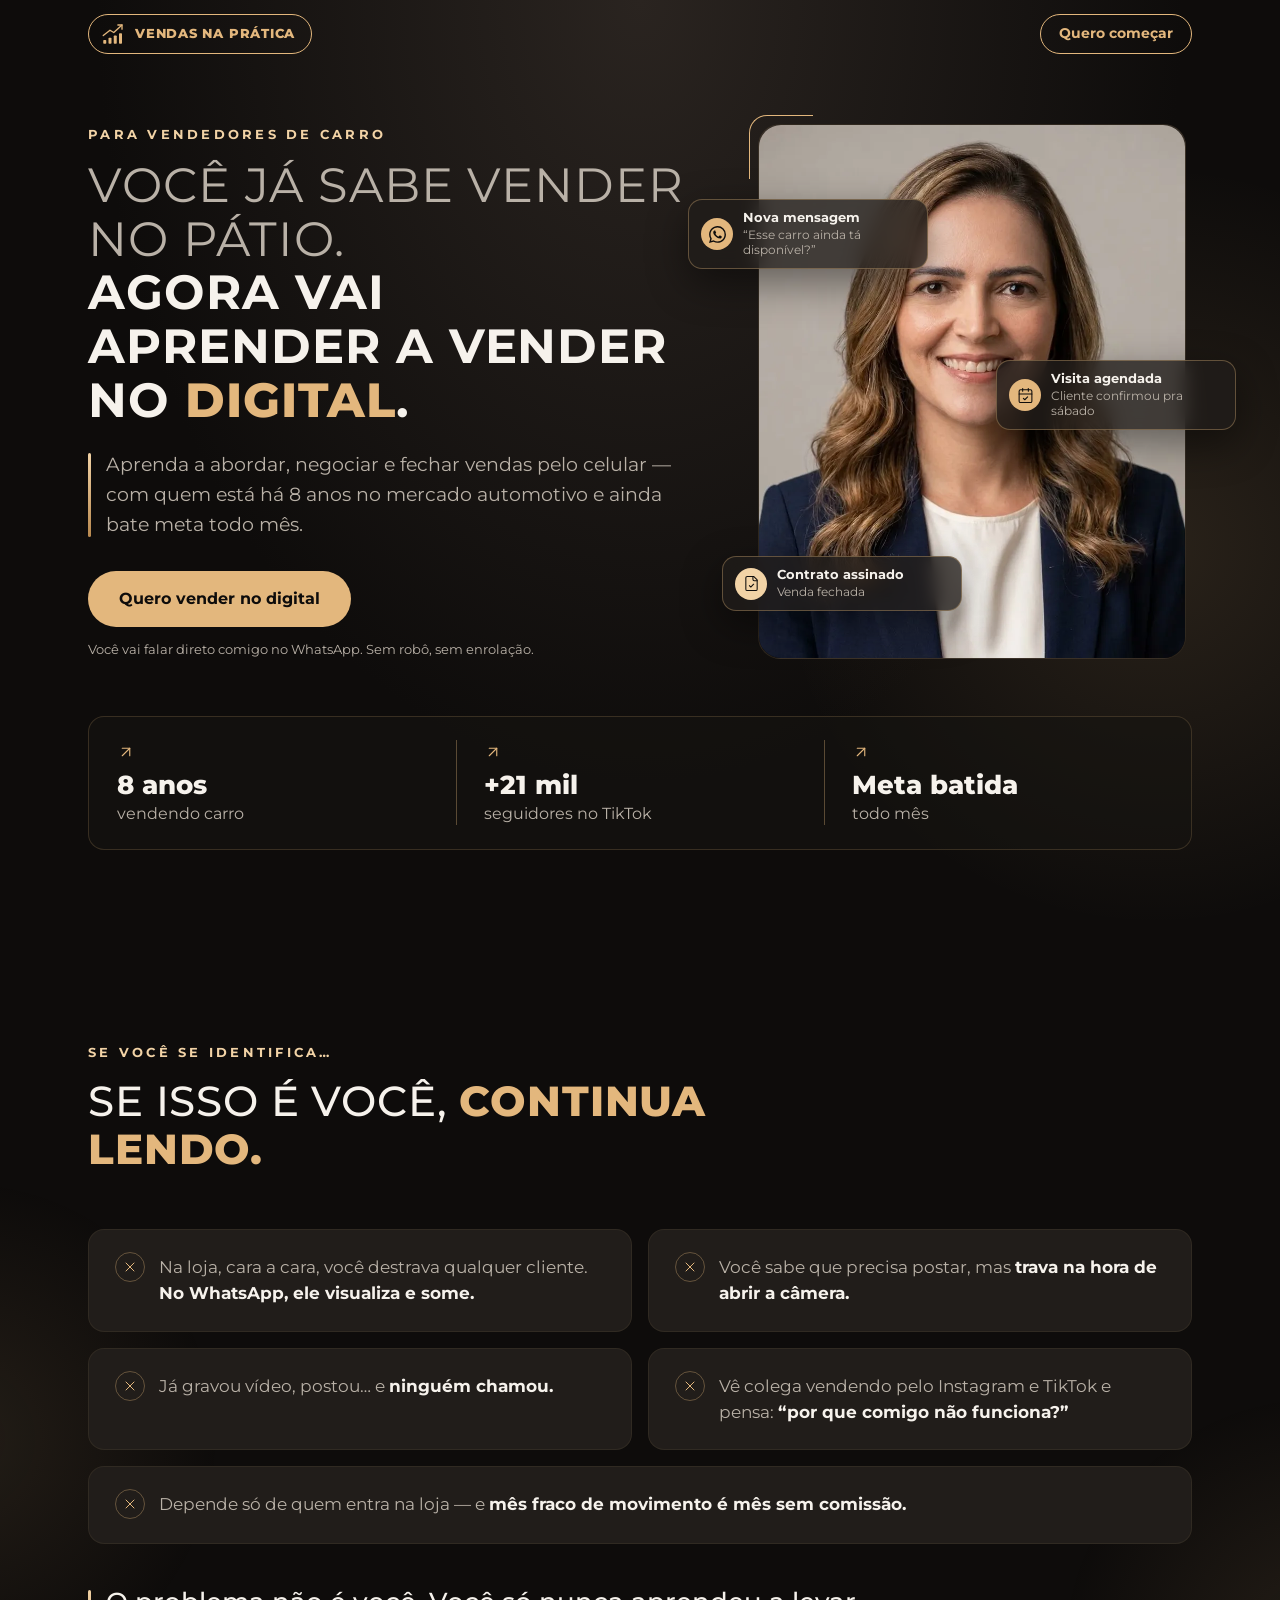
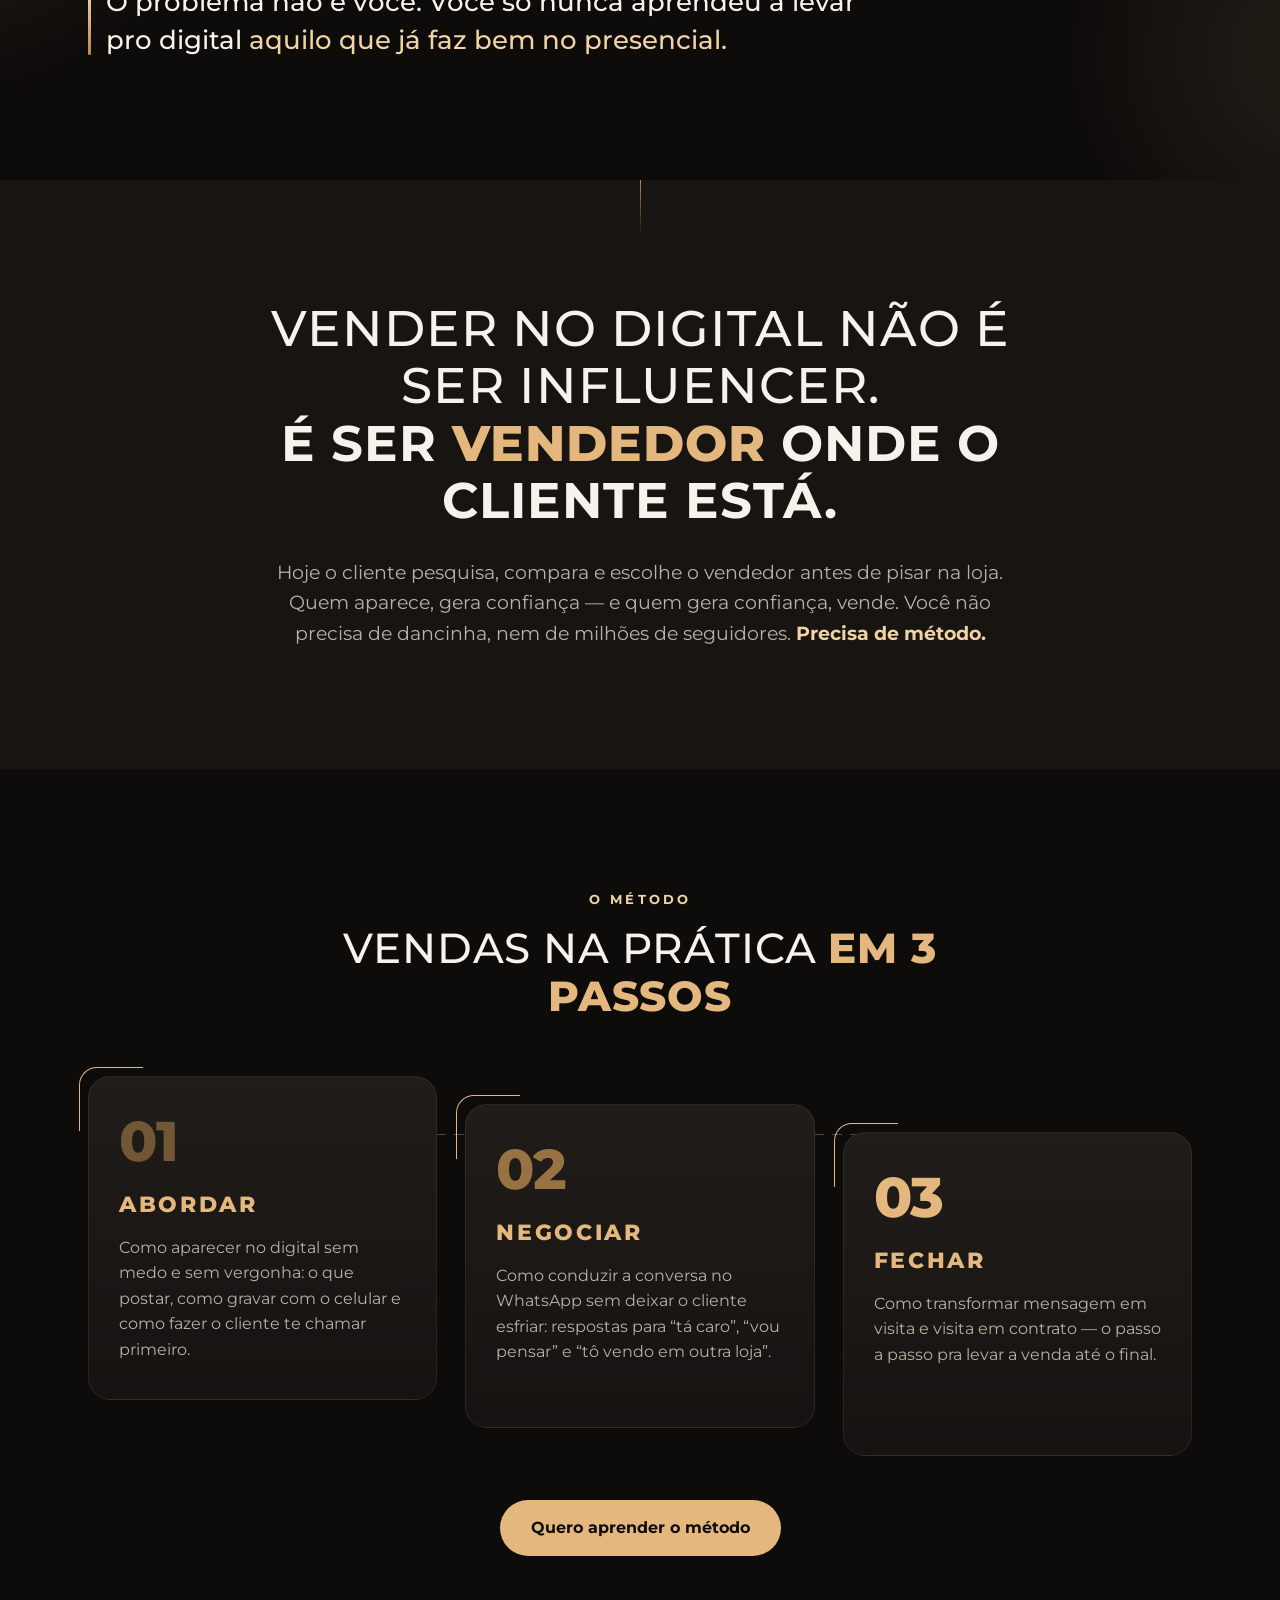
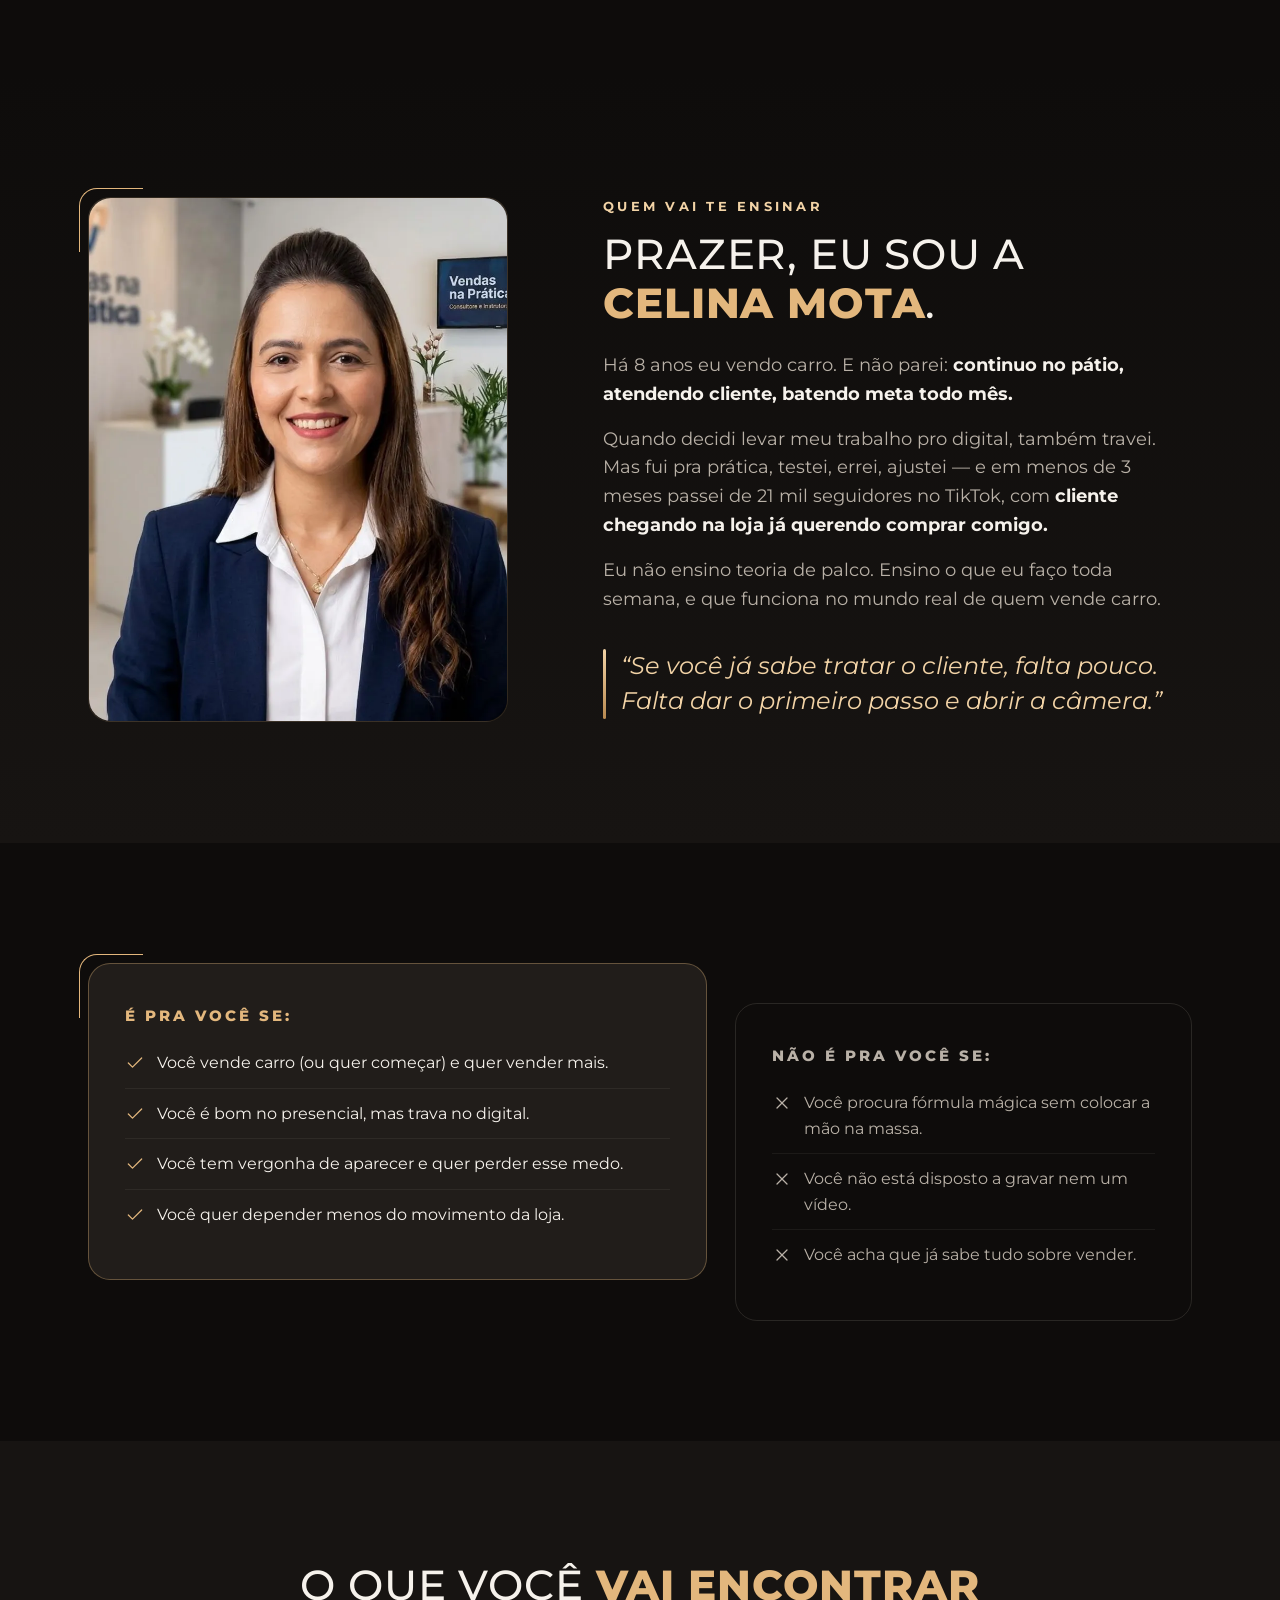
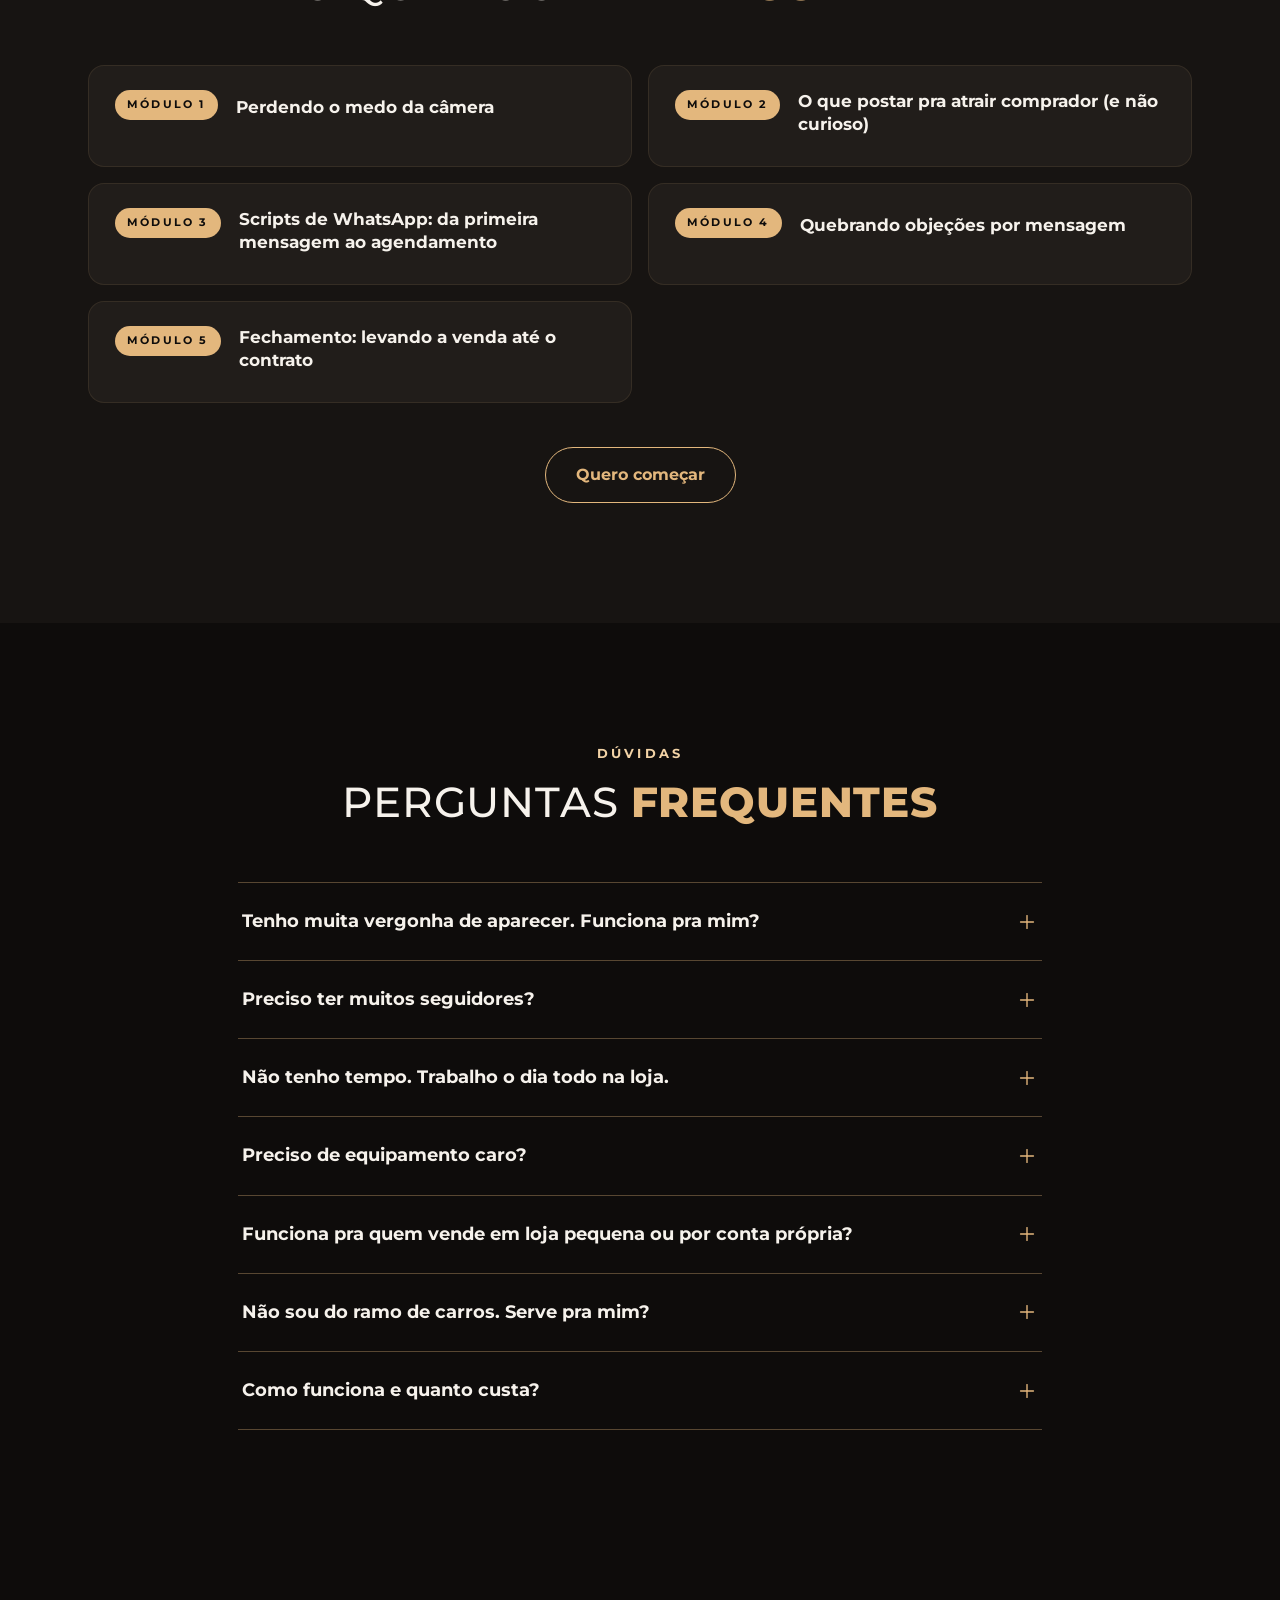
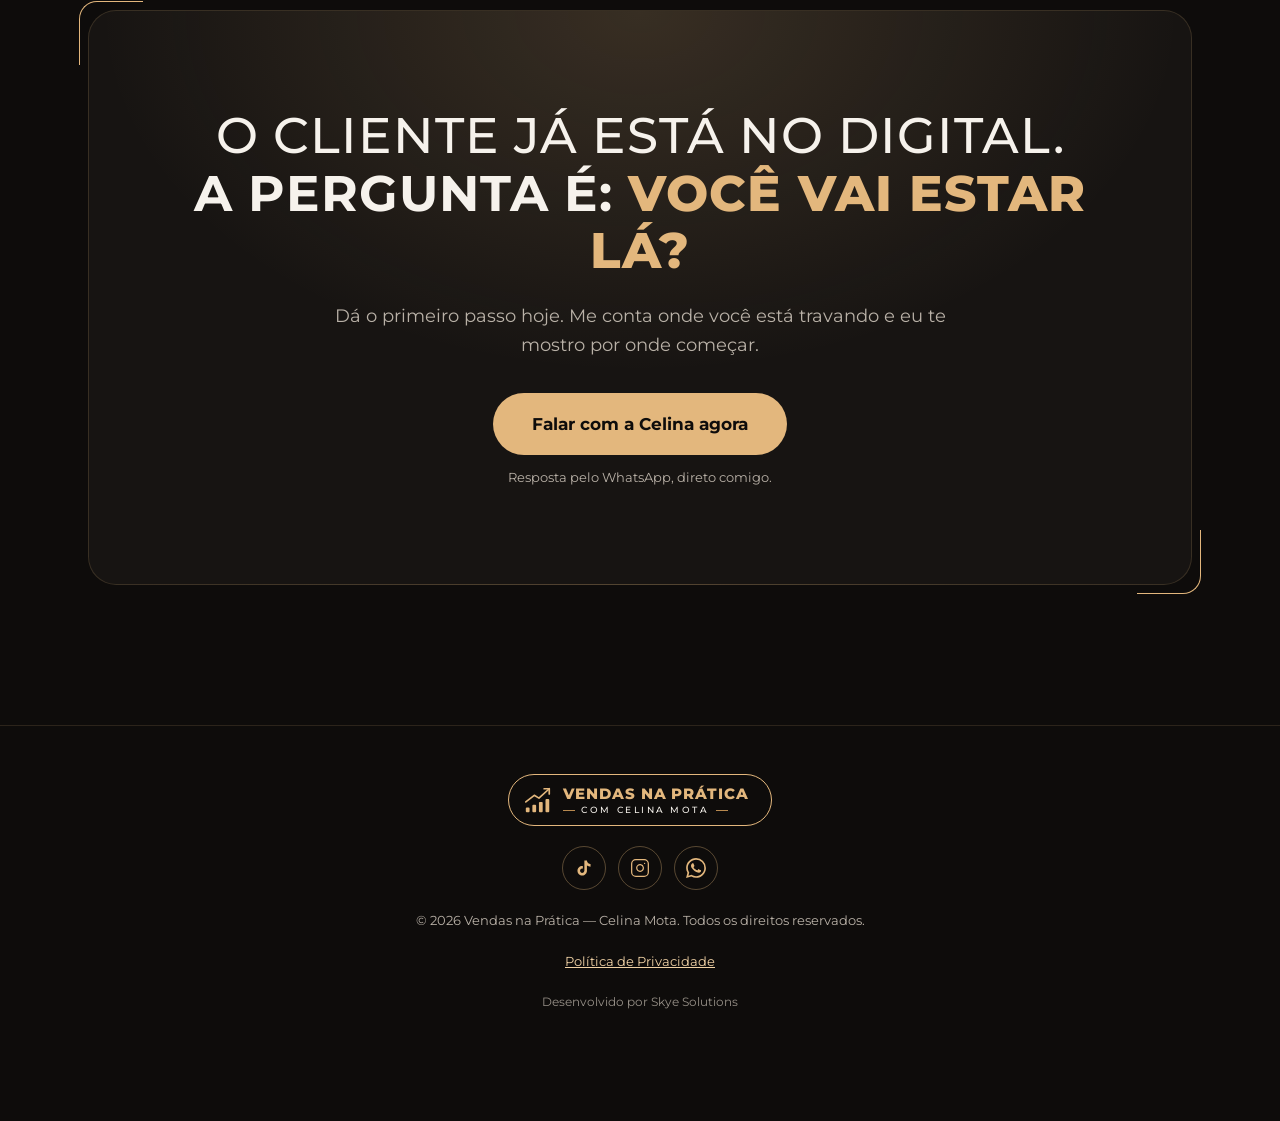
<file: index.html>
<!doctype html>
<html lang="pt-BR">
<head>
  <meta charset="utf-8">
  <meta name="viewport" content="width=device-width, initial-scale=1, viewport-fit=cover">
  <title>Vendas na Prática — Aprenda a vender carro no digital | Celina Mota</title>
  <meta name="description" content="Aprenda a abordar, negociar e fechar vendas de carro pelo digital com Celina Mota, vendedora há 8 anos e +21 mil seguidores no TikTok.">
  <meta name="theme-color" content="#0E0C0B">
  <link rel="icon" href="assets/favicon.svg" type="image/svg+xml">

  <!-- Open Graph / Twitter -->
  <link rel="canonical" href="https://celinamota.com.br/">
  <meta property="og:url" content="https://celinamota.com.br/">
  <meta property="og:type" content="website">
  <meta property="og:locale" content="pt_BR">
  <meta property="og:title" content="Vendas na Prática — Aprenda a vender carro no digital | Celina Mota">
  <meta property="og:description" content="Aprenda a abordar, negociar e fechar vendas de carro pelo digital com Celina Mota, vendedora há 8 anos e +21 mil seguidores no TikTok.">
  <meta property="og:image" content="https://celinamota.com.br/assets/og-image.jpg">
  <meta property="og:image:width" content="1200">
  <meta property="og:image:height" content="630">
  <meta name="twitter:card" content="summary_large_image">
  <meta name="twitter:title" content="Vendas na Prática — Aprenda a vender carro no digital | Celina Mota">
  <meta name="twitter:description" content="Aprenda a abordar, negociar e fechar vendas de carro pelo digital com Celina Mota, vendedora há 8 anos e +21 mil seguidores no TikTok.">
  <meta name="twitter:image" content="https://celinamota.com.br/assets/og-image.jpg">

  <!-- Fontes -->
  <link rel="preconnect" href="https://fonts.googleapis.com">
  <link rel="preconnect" href="https://fonts.gstatic.com" crossorigin>
  <link rel="stylesheet" href="https://fonts.googleapis.com/css2?family=Montserrat:ital,wght@0,400;0,500;0,700;0,800;1,400&display=swap">

  <link rel="stylesheet" href="assets/css/styles.css">
  <script>document.documentElement.classList.add('js');</script>
</head>
<body>

<!-- Ícones (Lucide, traço fino) -->
<svg width="0" height="0" style="position:absolute" aria-hidden="true">
  <defs>
    <symbol id="i-x" viewBox="0 0 24 24"><path d="M18 6 6 18"/><path d="m6 6 12 12"/></symbol>
    <symbol id="i-check" viewBox="0 0 24 24"><path d="M20 6 9 17l-5-5"/></symbol>
    <symbol id="i-plus" viewBox="0 0 24 24"><path d="M5 12h14"/><path d="M12 5v14"/></symbol>
    <symbol id="i-arrow" viewBox="0 0 24 24"><path d="M7 7h10v10"/><path d="M7 17 17 7"/></symbol>
    <symbol id="i-msg" viewBox="0 0 24 24"><path d="M7.9 20A9 9 0 1 0 4 16.1L2 22Z"/></symbol>
    <symbol id="i-cal" viewBox="0 0 24 24"><rect width="18" height="18" x="3" y="4" rx="2"/><path d="M16 2v4"/><path d="M8 2v4"/><path d="M3 10h18"/><path d="m9 16 2 2 4-4"/></symbol>
    <symbol id="i-file" viewBox="0 0 24 24"><path d="M15 2H6a2 2 0 0 0-2 2v16a2 2 0 0 0 2 2h12a2 2 0 0 0 2-2V7Z"/><path d="M14 2v4a2 2 0 0 0 2 2h4"/><path d="m9 15 2 2 4-4"/></symbol>
    <symbol id="i-close" viewBox="0 0 24 24"><path d="M18 6 6 18"/><path d="m6 6 12 12"/></symbol>
    <symbol id="i-insta" viewBox="0 0 24 24"><rect width="20" height="20" x="2" y="2" rx="5" ry="5"/><path d="M16 11.37A4 4 0 1 1 12.63 8 4 4 0 0 1 16 11.37z"/><path d="M17.5 6.5h.01"/></symbol>
    <symbol id="i-play" viewBox="0 0 24 24"><polygon points="6 3 20 12 6 21 6 3"/></symbol>
    <symbol id="i-wa" viewBox="0 0 24 24"><path class="fill" d="M17.472 14.382c-.297-.149-1.758-.867-2.03-.967-.273-.099-.471-.148-.67.15-.197.297-.767.966-.94 1.164-.173.199-.347.223-.644.075-.297-.15-1.255-.463-2.39-1.475-.883-.788-1.48-1.761-1.653-2.059-.173-.297-.018-.458.13-.606.134-.133.298-.347.446-.52.149-.174.198-.298.298-.497.099-.198.05-.371-.025-.52-.075-.149-.669-1.612-.916-2.207-.242-.579-.487-.5-.669-.51-.173-.008-.371-.01-.57-.01-.198 0-.52.074-.792.372-.272.297-1.04 1.016-1.04 2.479 0 1.462 1.065 2.875 1.213 3.074.149.198 2.096 3.2 5.077 4.487.709.306 1.262.489 1.694.625.712.227 1.36.195 1.871.118.571-.085 1.758-.719 2.006-1.413.248-.694.248-1.289.173-1.413-.074-.124-.272-.198-.57-.347m-5.421 7.403h-.004a9.87 9.87 0 0 1-5.031-1.378l-.361-.214-3.741.982.998-3.648-.235-.374a9.86 9.86 0 0 1-1.51-5.26c.001-5.45 4.436-9.884 9.888-9.884 2.64 0 5.122 1.03 6.988 2.898a9.825 9.825 0 0 1 2.893 6.994c-.003 5.45-4.437 9.884-9.885 9.884m8.413-18.297A11.815 11.815 0 0 0 12.05 0C5.495 0 .16 5.335.157 11.892c0 2.096.547 4.142 1.588 5.945L.057 24l6.305-1.654a11.882 11.882 0 0 0 5.683 1.448h.005c6.554 0 11.89-5.335 11.893-11.893a11.821 11.821 0 0 0-3.48-8.413Z"/></symbol>
    <symbol id="i-tiktok" viewBox="0 0 24 24"><path class="fill" d="M16.6 5.82A4.28 4.28 0 0 1 15.54 3h-3.09v12.4a2.59 2.59 0 0 1-2.59 2.5c-1.42 0-2.6-1.16-2.6-2.6 0-1.72 1.66-3.01 3.37-2.48V9.66c-3.45-.46-6.47 2.22-6.47 5.64 0 3.33 2.76 5.7 5.69 5.7 3.14 0 5.69-2.55 5.69-5.7V9.01a7.35 7.35 0 0 0 4.3 1.38V7.3s-1.88.09-3.24-1.48Z"/></symbol>
  </defs>
</svg>

<a class="skip" href="#conteudo">Pular para o conteúdo</a>

<!-- 4.1 HEADER -->
<header class="header" id="topo">
  <div class="wrap header__in">
    <a href="#topo" class="logo-slot" data-logo="compact" aria-label="Vendas na Prática com Celina Mota">Vendas na Prática</a>
    <button type="button" class="btn btn--ghost btn--sm" data-cta="header">Quero começar</button>
  </div>
</header>

<main id="conteudo">

  <!-- 4.2 HERO -->
  <section class="hero" aria-labelledby="hero-title">
    <div class="wrap hero__grid">
      <div class="hero__copy">
        <p class="eyebrow load-in" style="--d:0">PARA VENDEDORES DE CARRO</p>
        <h1 class="h1 load-in" id="hero-title" style="--d:1">VOCÊ JÁ SABE VENDER NO PÁTIO.<br><span class="h-strong">AGORA VAI APRENDER A VENDER NO <em class="kw">DIGITAL</em>.</span></h1>
        <p class="lead bar load-in" style="--d:2">Aprenda a abordar, negociar e fechar vendas pelo celular — com quem está há 8 anos no mercado automotivo e ainda bate meta todo mês.</p>
        <div class="hero__cta load-in" style="--d:3">
          <button type="button" class="btn btn--primary btn--lg" data-cta="hero">Quero vender no digital</button>
          <p class="micro">Você vai falar direto comigo no WhatsApp. Sem robô, sem enrolação.</p>
        </div>
      </div>

      <div class="hero__visual">
        <figure class="media media--hero corner">
          <img src="assets/celina-hero.webp" alt="Celina Mota, vendedora de carros e criadora do Vendas na Prática" width="800" height="1000" fetchpriority="high" onerror="this.remove()">
          <figcaption class="ph" aria-hidden="true"><span>FOTO CELINA — retrato vertical, meio corpo, fundo neutro</span></figcaption>
        </figure>

        <!-- Ilustração do caminho de uma venda pelo digital (decorativo) -->
        <div class="notif notif--1" aria-hidden="true">
          <span class="notif__ic"><svg class="i i--fill"><use href="#i-wa"/></svg></span>
          <span><b>Nova mensagem</b><small>“Esse carro ainda tá disponível?”</small></span>
        </div>
        <div class="notif notif--2" aria-hidden="true">
          <span class="notif__ic"><svg class="i"><use href="#i-cal"/></svg></span>
          <span><b>Visita agendada</b><small>Cliente confirmou pra sábado</small></span>
        </div>
        <div class="notif notif--3" aria-hidden="true">
          <span class="notif__ic"><svg class="i"><use href="#i-file"/></svg></span>
          <span><b>Contrato assinado</b><small>Venda fechada</small></span>
        </div>
      </div>
    </div>

    <div class="wrap">
      <ul class="proof" aria-label="Quem é a Celina em números">
        <li><svg class="i proof__ic" aria-hidden="true"><use href="#i-arrow"/></svg><strong>8 anos</strong><span>vendendo carro</span></li>
        <li><svg class="i proof__ic" aria-hidden="true"><use href="#i-arrow"/></svg><strong>+21 mil</strong><span>seguidores no TikTok</span></li>
        <li><svg class="i proof__ic" aria-hidden="true"><use href="#i-arrow"/></svg><strong>Meta batida</strong><span>todo mês</span></li>
      </ul>
    </div>
  </section>

  <!-- 4.3 IDENTIFICAÇÃO -->
  <section class="sec sec--pain glow" aria-labelledby="dor-title">
    <div class="wrap">
      <header class="sec__head reveal">
        <p class="eyebrow">SE VOCÊ SE IDENTIFICA…</p>
        <h2 class="h2" id="dor-title">SE ISSO É VOCÊ, <span class="kw">CONTINUA LENDO.</span></h2>
      </header>

      <ul class="pain">
        <li class="pain__item reveal"><svg class="i pain__ic" aria-hidden="true"><use href="#i-x"/></svg><p>Na loja, cara a cara, você destrava qualquer cliente. <strong>No WhatsApp, ele visualiza e some.</strong></p></li>
        <li class="pain__item reveal"><svg class="i pain__ic" aria-hidden="true"><use href="#i-x"/></svg><p>Você sabe que precisa postar, mas <strong>trava na hora de abrir a câmera.</strong></p></li>
        <li class="pain__item reveal"><svg class="i pain__ic" aria-hidden="true"><use href="#i-x"/></svg><p>Já gravou vídeo, postou… e <strong>ninguém chamou.</strong></p></li>
        <li class="pain__item reveal"><svg class="i pain__ic" aria-hidden="true"><use href="#i-x"/></svg><p>Vê colega vendendo pelo Instagram e TikTok e pensa: <strong>“por que comigo não funciona?”</strong></p></li>
        <li class="pain__item pain__item--wide reveal"><svg class="i pain__ic" aria-hidden="true"><use href="#i-x"/></svg><p>Depende só de quem entra na loja — e <strong>mês fraco de movimento é mês sem comissão.</strong></p></li>
      </ul>

      <p class="pain__close bar reveal">O problema não é você. Você só nunca aprendeu a levar pro digital <span class="gold-l">aquilo que já faz bem no presencial.</span></p>
    </div>
  </section>

  <!-- 4.4 A VIRADA -->
  <section class="sec sec--turn" aria-labelledby="virada-title">
    <div class="wrap wrap--narrow turn reveal">
      <h2 class="h2 h2--xl" id="virada-title">VENDER NO DIGITAL NÃO É SER INFLUENCER.<br><span class="h-strong">É SER <em class="kw">VENDEDOR</em> ONDE O CLIENTE ESTÁ.</span></h2>
      <p class="turn__text">Hoje o cliente pesquisa, compara e escolhe o vendedor antes de pisar na loja. Quem aparece, gera confiança — e quem gera confiança, vende. Você não precisa de dancinha, nem de milhões de seguidores. <strong>Precisa de método.</strong></p>
    </div>
  </section>

  <!-- 4.5 O MÉTODO -->
  <section class="sec" aria-labelledby="metodo-title">
    <div class="wrap">
      <header class="sec__head sec__head--center reveal">
        <p class="eyebrow">O MÉTODO</p>
        <h2 class="h2" id="metodo-title">VENDAS NA PRÁTICA <span class="kw">EM 3 PASSOS</span></h2>
      </header>

      <ol class="steps">
        <li class="step corner reveal">
          <span class="step__n" aria-hidden="true">01</span>
          <h3 class="step__t">ABORDAR</h3>
          <p>Como aparecer no digital sem medo e sem vergonha: o que postar, como gravar com o celular e como fazer o cliente te chamar primeiro.</p>
        </li>
        <li class="step corner reveal">
          <span class="step__n" aria-hidden="true">02</span>
          <h3 class="step__t">NEGOCIAR</h3>
          <p>Como conduzir a conversa no WhatsApp sem deixar o cliente esfriar: respostas para “tá caro”, “vou pensar” e “tô vendo em outra loja”.</p>
        </li>
        <li class="step corner reveal">
          <span class="step__n" aria-hidden="true">03</span>
          <h3 class="step__t">FECHAR</h3>
          <p>Como transformar mensagem em visita e visita em contrato — o passo a passo pra levar a venda até o final.</p>
        </li>
      </ol>

      <div class="cta-row reveal">
        <button type="button" class="btn btn--primary btn--lg" data-cta="metodo">Quero aprender o método</button>
      </div>
    </div>
  </section>

  <!-- 4.6 SOBRE -->
  <section class="sec sec--about" aria-labelledby="sobre-title">
    <div class="wrap about">
      <figure class="media media--about corner reveal">
        <img src="assets/celina-sobre.webp" alt="Celina Mota sorrindo no escritório do Vendas na Prática" width="800" height="1000" loading="lazy" onerror="this.remove()">
        <figcaption class="ph" aria-hidden="true"><span>FOTO CELINA — no ambiente de trabalho (pátio/loja)</span></figcaption>
      </figure>

      <div class="about__copy reveal">
        <p class="eyebrow">QUEM VAI TE ENSINAR</p>
        <h2 class="h2" id="sobre-title">PRAZER, EU SOU A <span class="kw">CELINA MOTA</span>.</h2>
        <div class="prose">
          <p>Há 8 anos eu vendo carro. E não parei: <strong>continuo no pátio, atendendo cliente, batendo meta todo mês.</strong></p>
          <!-- ⚠️ Revisar com a Celina: confirmar "também travei". Se não for verdade, trocar por:
               "Eu vi muito vendedor bom travar no digital — e decidi organizar o que funcionou pra mim." -->
          <p>Quando decidi levar meu trabalho pro digital, também travei. Mas fui pra prática, testei, errei, ajustei — e em menos de 3 meses passei de 21 mil seguidores no TikTok, com <strong>cliente chegando na loja já querendo comprar comigo.</strong></p>
          <p>Eu não ensino teoria de palco. Ensino o que eu faço toda semana, e que funciona no mundo real de quem vende carro.</p>
        </div>
        <blockquote class="quote bar">
          <p>“Se você já sabe tratar o cliente, falta pouco. Falta dar o primeiro passo e abrir a câmera.”</p>
        </blockquote>
      </div>
    </div>
  </section>

  <!-- 4.7 PRA QUEM É / NÃO É -->
  <section class="sec" aria-labelledby="fit-title">
    <div class="wrap">
      <h2 class="visually-hidden" id="fit-title">Pra quem é e pra quem não é</h2>
      <div class="fit">
        <div class="fit__col fit__col--yes corner reveal">
          <h3 class="fit__t">É pra você se:</h3>
          <ul>
            <li><svg class="i" aria-hidden="true"><use href="#i-check"/></svg>Você vende carro (ou quer começar) e quer vender mais.</li>
            <li><svg class="i" aria-hidden="true"><use href="#i-check"/></svg>Você é bom no presencial, mas trava no digital.</li>
            <li><svg class="i" aria-hidden="true"><use href="#i-check"/></svg>Você tem vergonha de aparecer e quer perder esse medo.</li>
            <li><svg class="i" aria-hidden="true"><use href="#i-check"/></svg>Você quer depender menos do movimento da loja.</li>
          </ul>
        </div>
        <div class="fit__col fit__col--no reveal">
          <h3 class="fit__t">Não é pra você se:</h3>
          <ul>
            <li><svg class="i" aria-hidden="true"><use href="#i-x"/></svg>Você procura fórmula mágica sem colocar a mão na massa.</li>
            <li><svg class="i" aria-hidden="true"><use href="#i-x"/></svg>Você não está disposto a gravar nem um vídeo.</li>
            <li><svg class="i" aria-hidden="true"><use href="#i-x"/></svg>Você acha que já sabe tudo sobre vender.</li>
          </ul>
        </div>
      </div>
    </div>
  </section>

  <!-- 4.8 O QUE VOCÊ RECEBE (itens vêm do config.js) -->
  <section class="sec sec--alt" aria-labelledby="recebe-title">
    <div class="wrap">
      <header class="sec__head sec__head--center reveal">
        <h2 class="h2" id="recebe-title">O QUE VOCÊ <span class="kw">VAI ENCONTRAR</span></h2>
      </header>
      <ul class="deliver" id="deliver-list"></ul>
      <div class="cta-row reveal">
        <button type="button" class="btn btn--ghost btn--lg" data-cta="recebe">Quero começar</button>
      </div>
    </div>
  </section>

  <!-- 4.9 PROVA SOCIAL (oculta até showTestimonials = true) -->
  <section class="sec" id="depoimentos" aria-labelledby="depo-title" hidden>
    <div class="wrap">
      <header class="sec__head sec__head--center">
        <h2 class="h2" id="depo-title">QUEM JÁ ESTÁ <span class="kw">VENDENDO NO DIGITAL</span></h2>
      </header>
      <ul class="testi" id="testi-list"></ul>
    </div>
  </section>

  <!-- Alternativa à 4.9: vídeos do TikTok (aparece só se houver links no config) -->
  <section class="sec" id="tiktok-videos" aria-labelledby="tt-title" hidden>
    <div class="wrap">
      <header class="sec__head sec__head--center">
        <h2 class="h2" id="tt-title">VEJA COMO EU FAÇO <span class="kw">NA PRÁTICA</span></h2>
      </header>
      <ul class="videos" id="video-list"></ul>
    </div>
  </section>

  <!-- 4.10 FAQ -->
  <section class="sec sec--faq" aria-labelledby="faq-title">
    <div class="wrap wrap--narrow">
      <header class="sec__head sec__head--center reveal">
        <p class="eyebrow">DÚVIDAS</p>
        <h2 class="h2" id="faq-title">PERGUNTAS <span class="kw">FREQUENTES</span></h2>
      </header>
      <div class="faq" id="faq">
        <div class="faq__item">
          <h3><button type="button" class="faq__q" aria-expanded="false" aria-controls="faq-1">Tenho muita vergonha de aparecer. Funciona pra mim?<svg class="i" aria-hidden="true"><use href="#i-plus"/></svg></button></h3>
          <div class="faq__a" id="faq-1" role="region"><div><p>Funciona — e é justamente por aí que a gente começa. Você aprende a gravar de um jeito simples, no seu ritmo, até ficar natural.</p></div></div>
        </div>
        <div class="faq__item">
          <h3><button type="button" class="faq__q" aria-expanded="false" aria-controls="faq-2">Preciso ter muitos seguidores?<svg class="i" aria-hidden="true"><use href="#i-plus"/></svg></button></h3>
          <div class="faq__a" id="faq-2" role="region"><div><p>Não. Vender no digital não tem a ver com fama. Com poucas pessoas certas te vendo, você já gera conversa e venda.</p></div></div>
        </div>
        <div class="faq__item">
          <h3><button type="button" class="faq__q" aria-expanded="false" aria-controls="faq-3">Não tenho tempo. Trabalho o dia todo na loja.<svg class="i" aria-hidden="true"><use href="#i-plus"/></svg></button></h3>
          <div class="faq__a" id="faq-3" role="region"><div><p>Eu também. Tudo que eu ensino cabe na rotina de quem está no pátio — dá pra gravar e responder entre um atendimento e outro.</p></div></div>
        </div>
        <div class="faq__item">
          <h3><button type="button" class="faq__q" aria-expanded="false" aria-controls="faq-4">Preciso de equipamento caro?<svg class="i" aria-hidden="true"><use href="#i-plus"/></svg></button></h3>
          <div class="faq__a" id="faq-4" role="region"><div><p>Não. Seu celular basta.</p></div></div>
        </div>
        <div class="faq__item">
          <h3><button type="button" class="faq__q" aria-expanded="false" aria-controls="faq-5">Funciona pra quem vende em loja pequena ou por conta própria?<svg class="i" aria-hidden="true"><use href="#i-plus"/></svg></button></h3>
          <div class="faq__a" id="faq-5" role="region"><div><p>Sim. O método serve pra concessionária, loja de seminovos ou quem vende sozinho.</p></div></div>
        </div>
        <div class="faq__item">
          <h3><button type="button" class="faq__q" aria-expanded="false" aria-controls="faq-6">Não sou do ramo de carros. Serve pra mim?<svg class="i" aria-hidden="true"><use href="#i-plus"/></svg></button></h3>
          <div class="faq__a" id="faq-6" role="region"><div><p>O foco são veículos, mas a lógica de abordar, negociar e fechar no digital serve pra qualquer venda consultiva. Me chama que eu te digo se faz sentido pro seu caso.</p></div></div>
        </div>
        <div class="faq__item">
          <h3><button type="button" class="faq__q" aria-expanded="false" aria-controls="faq-7">Como funciona e quanto custa?<svg class="i" aria-hidden="true"><use href="#i-plus"/></svg></button></h3>
          <div class="faq__a" id="faq-7" role="region"><div><p>Me chama no WhatsApp. Eu te explico tudo e vejo se o Vendas na Prática é o próximo passo certo pra você.</p></div></div>
        </div>
      </div>
    </div>
  </section>

  <!-- 4.11 CTA FINAL -->
  <section class="final" aria-labelledby="final-title">
    <div class="wrap">
      <div class="final__box corner reveal">
        <h2 class="h2 h2--xl" id="final-title">O CLIENTE JÁ ESTÁ NO DIGITAL.<br><span class="h-strong">A PERGUNTA É: <em class="kw">VOCÊ VAI ESTAR LÁ?</em></span></h2>
        <p class="final__text">Dá o primeiro passo hoje. Me conta onde você está travando e eu te mostro por onde começar.</p>
        <button type="button" class="btn btn--primary btn--xl" data-cta="final">Falar com a Celina agora</button>
        <p class="micro">Resposta pelo WhatsApp, direto comigo.</p>
      </div>
    </div>
  </section>
</main>

<!-- 4.12 FOOTER -->
<footer class="footer">
  <div class="wrap footer__in">
    <span class="logo-slot" data-logo="full">Vendas na Prática com Celina Mota</span>
    <ul class="social" aria-label="Redes sociais">
      <li data-social="tiktok" hidden><a href="#" target="_blank" rel="noopener" aria-label="TikTok da Celina"><svg class="i i--fill"><use href="#i-tiktok"/></svg></a></li>
      <li data-social="instagram" hidden><a href="#" target="_blank" rel="noopener" aria-label="Instagram da Celina"><svg class="i"><use href="#i-insta"/></svg></a></li>
      <li><a href="#" data-direct="footer" aria-label="WhatsApp da Celina"><svg class="i i--fill"><use href="#i-wa"/></svg></a></li>
    </ul>
    <p class="footer__legal">© <span data-year>2026</span> Vendas na Prática — Celina Mota. Todos os direitos reservados.</p>
    <p class="footer__links"><a href="privacidade.html">Política de Privacidade</a></p>
    <p class="footer__credit" data-credit hidden></p>
  </div>
</footer>

<!-- Botão flutuante -->
<button type="button" class="fab" data-cta="flutuante" aria-label="Falar com a Celina no WhatsApp" tabindex="-1">
  <svg class="i i--fill" aria-hidden="true"><use href="#i-wa"/></svg>
</button>

<!-- MODAL / BOTTOM SHEET -->
<div class="modal" id="lead-modal" hidden>
  <div class="modal__backdrop" data-close></div>
  <div class="modal__panel corner" role="dialog" aria-modal="true" aria-labelledby="modal-title" aria-describedby="modal-desc">
    <span class="modal__grip" aria-hidden="true"></span>
    <button type="button" class="modal__close" data-close aria-label="Fechar"><svg class="i"><use href="#i-close"/></svg></button>

    <p class="eyebrow">VENDAS NA PRÁTICA</p>
    <h2 class="modal__title" id="modal-title">Me conta rapidinho quem é você</h2>
    <p class="modal__desc" id="modal-desc">São 3 respostas. Depois disso você cai direto no meu WhatsApp, com a mensagem pronta.</p>

    <form class="form" id="lead-form" novalidate>
      <div class="field">
        <label for="f-nome">Seu nome</label>
        <input id="f-nome" name="nome" type="text" autocomplete="given-name" autocapitalize="words" enterkeyhint="next" required maxlength="60" placeholder="Ex.: Rafael" aria-describedby="e-nome">
        <p class="field__err" id="e-nome" aria-live="polite"></p>
      </div>
      <div class="field">
        <label for="f-onde">Onde você vende?</label>
        <div class="select">
          <select id="f-onde" name="onde_vende" required aria-describedby="e-onde">
            <option value="" selected disabled>Escolha uma opção</option>
            <option>Concessionária</option>
            <option>Loja de seminovos</option>
            <option>Vendo por conta própria</option>
            <option>Outro ramo</option>
          </select>
        </div>
        <p class="field__err" id="e-onde" aria-live="polite"></p>
      </div>
      <div class="field">
        <label for="f-trava">Seu maior travamento hoje</label>
        <div class="select">
          <select id="f-trava" name="travamento" required aria-describedby="e-trava">
            <option value="" selected disabled>Escolha uma opção</option>
            <option>Tenho vergonha de gravar</option>
            <option>Posto mas ninguém chama</option>
            <option>Cliente chama no WhatsApp e some</option>
            <option>Não sei negociar por mensagem</option>
            <option>Quero começar do zero</option>
          </select>
        </div>
        <p class="field__err" id="e-trava" aria-live="polite"></p>
      </div>

      <button type="submit" class="btn btn--primary btn--lg btn--block">
        <svg class="i i--fill" aria-hidden="true"><use href="#i-wa"/></svg>
        Falar com a Celina no WhatsApp
      </button>
      <p class="form__trust">Seus dados só servem pra eu te responder. <a href="privacidade.html">Privacidade</a></p>
      <p class="form__escape">Prefere ir direto? <a href="#" data-direct="modal">Chamar no WhatsApp</a></p>
    </form>
  </div>
</div>

<script src="assets/js/config.js"></script>
<script src="assets/js/main.js" defer></script>
</body>
</html>
</file>
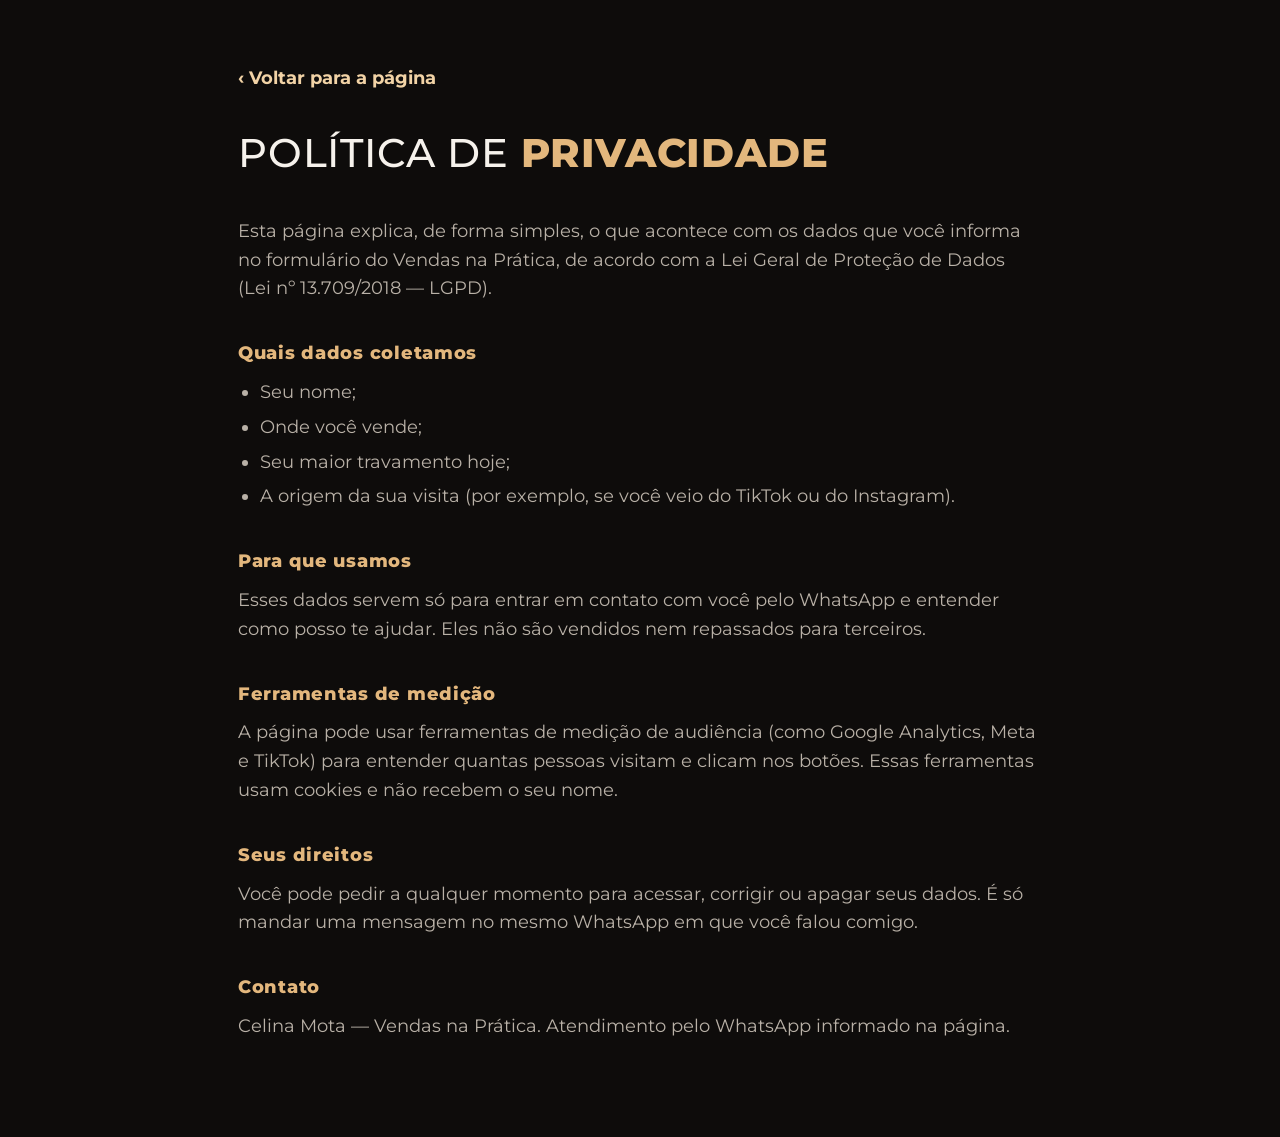
<file: privacidade.html>
<!doctype html>
<html lang="pt-BR">
<head>
  <meta charset="utf-8">
  <meta name="viewport" content="width=device-width, initial-scale=1">
  <title>Política de Privacidade | Vendas na Prática — Celina Mota</title>
  <meta name="description" content="Como usamos os dados enviados no formulário da página Vendas na Prática.">
  <meta name="robots" content="noindex">
  <meta name="theme-color" content="#0E0C0B">
  <link rel="icon" href="assets/favicon.svg" type="image/svg+xml">
  <link rel="preconnect" href="https://fonts.googleapis.com">
  <link rel="preconnect" href="https://fonts.gstatic.com" crossorigin>
  <link rel="stylesheet" href="https://fonts.googleapis.com/css2?family=Montserrat:wght@400;500;700;800&display=swap">
  <link rel="stylesheet" href="assets/css/styles.css">
  <style>
    .legal { padding: 64px 0 96px; }
    .legal h1 { font-size: clamp(26px, 6vw, 40px); text-transform: uppercase; letter-spacing: .02em; font-weight: 500; margin: 28px 0 32px; }
    .legal h2 { font-size: 18px; font-weight: 800; color: var(--gold); margin: 36px 0 10px; letter-spacing: .04em; }
    .legal p, .legal li { color: var(--text-muted); }
    .legal ul { list-style: disc; padding-left: 22px; display: grid; gap: 6px; }
    .legal .back { font-weight: 700; text-decoration: none; }
  </style>
</head>
<body>
  <main class="legal">
    <div class="wrap wrap--narrow">
      <a class="back" href="index.html">‹ Voltar para a página</a>
      <h1>Política de <span class="kw">Privacidade</span></h1>

      <p>Esta página explica, de forma simples, o que acontece com os dados que você informa no formulário do Vendas na Prática, de acordo com a Lei Geral de Proteção de Dados (Lei nº 13.709/2018 — LGPD).</p>

      <h2>Quais dados coletamos</h2>
      <ul>
        <li>Seu nome;</li>
        <li>Onde você vende;</li>
        <li>Seu maior travamento hoje;</li>
        <li>A origem da sua visita (por exemplo, se você veio do TikTok ou do Instagram).</li>
      </ul>

      <h2>Para que usamos</h2>
      <p>Esses dados servem só para entrar em contato com você pelo WhatsApp e entender como posso te ajudar. Eles não são vendidos nem repassados para terceiros.</p>

      <h2>Ferramentas de medição</h2>
      <p>A página pode usar ferramentas de medição de audiência (como Google Analytics, Meta e TikTok) para entender quantas pessoas visitam e clicam nos botões. Essas ferramentas usam cookies e não recebem o seu nome.</p>

      <h2>Seus direitos</h2>
      <p>Você pode pedir a qualquer momento para acessar, corrigir ou apagar seus dados. É só mandar uma mensagem no mesmo WhatsApp em que você falou comigo.</p>

      <h2>Contato</h2>
      <p>Celina Mota — Vendas na Prática. Atendimento pelo WhatsApp informado na página.</p>
    </div>
  </main>
</body>
</html>
</file>
<file: assets/css/styles.css>
/* ============================================================
   Vendas na Prática — Celina Mota
   Paleta e tipografia: exatamente as do briefing (seção 2).
   ============================================================ */
:root {
  --bg:          #0E0C0B;
  --bg-2:        #171412;
  --bg-3:        #211D1A;
  --gold:        #E3B77D;
  --gold-light:  #F2D3A6;
  --gold-dark:   #B8894F;
  --text:        #F6F2EC;
  --text-muted:  #B9B1A7;
  --line:        rgba(227,183,125,.35);

  --font: "Montserrat", system-ui, -apple-system, "Segoe UI", Roboto, sans-serif;
  --gutter: 20px;
  --maxw: 1160px;
  --r-lg: 22px;
  --r-md: 16px;
  --header-h: 68px;
  --ease: cubic-bezier(.2,.7,.2,1);
}

/* ---------- Base ---------- */
*, *::before, *::after { box-sizing: border-box; }
html { -webkit-text-size-adjust: 100%; scroll-behavior: smooth; scroll-padding-top: calc(var(--header-h) + 12px); }
body {
  margin: 0;
  background: var(--bg);
  color: var(--text);
  font-family: var(--font);
  font-size: 17px;
  line-height: 1.6;
  font-weight: 400;
  overflow-x: clip;
  -webkit-font-smoothing: antialiased;
  text-rendering: optimizeLegibility;
}
@media (min-width: 900px) { body { font-size: 18px; } }
img { max-width: 100%; display: block; }
p { margin: 0; }
h1, h2, h3 { margin: 0; }
ul, ol { margin: 0; padding: 0; list-style: none; }
a { color: var(--gold-light); }
button { font: inherit; color: inherit; }
strong, b { font-weight: 700; color: var(--text); }
em { font-style: normal; }
::selection { background: var(--gold); color: var(--bg); }
[hidden] { display: none !important; }

:focus-visible { outline: 2px solid var(--gold-light); outline-offset: 3px; border-radius: 6px; }

.visually-hidden {
  position: absolute !important; width: 1px; height: 1px; overflow: hidden;
  clip: rect(0 0 0 0); clip-path: inset(50%); white-space: nowrap;
}
.skip {
  position: absolute; left: 12px; top: -60px; z-index: 100;
  background: var(--gold); color: var(--bg); padding: 10px 16px; border-radius: 999px; font-weight: 700; text-decoration: none;
}
.skip:focus { top: 12px; }

.wrap { width: 100%; max-width: var(--maxw); margin-inline: auto; padding-inline: var(--gutter); }
.wrap--narrow { max-width: 860px; }
@media (min-width: 600px) { :root { --gutter: 28px; } }

/* ---------- Ícones ---------- */
.i { width: 20px; height: 20px; flex: none; fill: none; stroke: currentColor; stroke-width: 1.5; stroke-linecap: round; stroke-linejoin: round; }
.i--fill { fill: currentColor; stroke: none; }

/* ---------- Tipografia ---------- */
.eyebrow {
  font-size: 12px; font-weight: 700; letter-spacing: .25em; text-transform: uppercase;
  color: var(--gold-light); margin-bottom: 14px;
}
@media (min-width: 900px) { .eyebrow { font-size: 13px; } }

.h1, .h2 { text-transform: uppercase; letter-spacing: .02em; overflow-wrap: break-word; hyphens: manual; }

/* Títulos: linha de “contexto” em 400 + linha de “virada” em 700, palavra-chave em ouro 800 */
.h1 {
  font-size: clamp(27px, 7.4vw, 48px);
  line-height: 1.12;
  font-weight: 400;
  color: var(--text-muted);
}
.h2 {
  font-size: clamp(24px, 6.2vw, 42px);
  line-height: 1.15;
  font-weight: 500;
}
.h2--xl { font-size: clamp(26px, 6.8vw, 50px); }
.h-strong { font-weight: 700; color: var(--text); }
.kw { color: var(--gold); font-weight: 800; }

.lead { font-size: 17px; color: var(--text-muted); max-width: 34em; }
@media (min-width: 900px) { .lead { font-size: 19px; } }

.micro { font-size: 13px; color: var(--text-muted); margin-top: 12px; }
.gold-l { color: var(--gold-light); }

/* Barra vertical dourada (assinatura) */
.bar { position: relative; padding-left: 18px; }
.bar::before {
  content: ""; position: absolute; left: 0; top: .2em; bottom: .2em; width: 3px;
  border-radius: 3px; background: linear-gradient(var(--gold-light), var(--gold-dark));
}

/* Moldura em canto (assinatura) */
.corner { position: relative; }
.corner::before {
  content: ""; position: absolute; z-index: 2; pointer-events: none;
  top: -10px; left: -10px; width: 64px; height: 64px;
  border-top: 1px solid var(--gold); border-left: 1px solid var(--gold);
  border-top-left-radius: 18px;
}

/* ---------- Botões ---------- */
.btn {
  display: inline-flex; align-items: center; justify-content: center; gap: 10px;
  border-radius: 999px; border: 1px solid transparent; cursor: pointer;
  font-weight: 700; text-decoration: none; text-align: center; line-height: 1.2;
  min-height: 48px; padding: 12px 26px;
  transition: transform .2s var(--ease), box-shadow .25s var(--ease), background-color .2s, color .2s, border-color .2s;
  -webkit-tap-highlight-color: transparent;
}
.btn--primary { background: var(--gold); color: var(--bg); }
.btn--primary:hover { background: var(--gold-light); box-shadow: 0 8px 30px rgba(227,183,125,.25); transform: translateY(-1px); }
.btn--primary:active { transform: translateY(0); }
.btn--ghost { background: transparent; color: var(--gold); border-color: var(--gold); }
.btn--ghost:hover { background: rgba(227,183,125,.08); color: var(--gold-light); border-color: var(--gold-light); box-shadow: 0 8px 30px rgba(227,183,125,.12); }
.btn--sm { min-height: 40px; padding: 8px 18px; font-size: 14px; white-space: nowrap; }
.btn--lg { min-height: 56px; padding: 14px 30px; font-size: 16px; }
.btn--xl { min-height: 62px; padding: 16px 38px; font-size: 17px; }
.btn--block { width: 100%; }
.btn .i { width: 20px; height: 20px; }

/* ---------- Logo (componente) ---------- */
.logo-slot { text-decoration: none; color: var(--gold); font-weight: 800; font-size: 13px; letter-spacing: .08em; text-transform: uppercase; }
.logo {
  display: inline-flex; align-items: center; gap: 10px;
  border: 1px solid var(--gold); border-radius: 999px;
  padding: 7px 16px 7px 12px; color: var(--gold); text-decoration: none; line-height: 1;
}
.logo__ic { width: 24px; height: 24px; flex: none; }
.logo__txt { display: flex; flex-direction: column; gap: 5px; }
.logo__name { font-weight: 800; font-size: 13px; letter-spacing: .06em; white-space: nowrap; }
.logo__by {
  display: flex; align-items: center; gap: 6px;
  font-weight: 500; font-size: 8.5px; letter-spacing: .3em; color: var(--text); white-space: nowrap;
}
.logo__by::before, .logo__by::after { content: ""; height: 1px; width: 12px; background: var(--gold-dark); }
.logo--full { padding: 10px 22px 10px 14px; }
.logo--full .logo__ic { width: 30px; height: 30px; }
.logo--full .logo__name { font-size: 15px; }
.logo img { height: 36px; width: auto; }

/* ---------- Header ---------- */
.header {
  position: fixed; inset: 0 0 auto 0; z-index: 40; height: var(--header-h);
  display: flex; align-items: center;
  transition: background-color .3s, backdrop-filter .3s, border-color .3s;
  border-bottom: 1px solid transparent;
}
.header.is-scrolled {
  background: rgba(14,12,11,.72);
  -webkit-backdrop-filter: blur(14px) saturate(140%);
  backdrop-filter: blur(14px) saturate(140%);
  border-bottom-color: rgba(227,183,125,.14);
}
.header__in { display: flex; align-items: center; justify-content: space-between; gap: 12px; }
@media (max-width: 440px) {
  .header .logo { padding: 6px 12px 6px 9px; gap: 8px; }
  .header .logo__ic { width: 20px; height: 20px; }
  .header .logo__name { font-size: 11px; letter-spacing: .04em; }
  .header .btn--sm { padding: 8px 14px; font-size: 13px; min-height: 38px; }
}

/* ---------- Hero ---------- */
.hero {
  position: relative;
  padding: calc(var(--header-h) + 28px) 0 56px;
  background: radial-gradient(ellipse at top, #2A2420 0%, #0E0C0B 60%);
  isolation: isolate;
  overflow-x: clip;
}
.hero::after { /* brilho dourado lateral, como na referência */
  content: ""; position: absolute; z-index: -1; pointer-events: none;
  right: -20%; top: 18%; width: 70vw; height: 70vw; max-width: 760px; max-height: 760px;
  background: radial-gradient(closest-side, rgba(227,183,125,.13), transparent);
}
.hero__grid { display: grid; gap: 44px; align-items: center; }
.hero__copy .lead { margin-top: 22px; }
.hero__cta { margin-top: 30px; }
.hero__cta .btn { width: 100%; }
@media (min-width: 560px) { .hero__cta .btn { width: auto; } }

.hero__visual { position: relative; max-width: 440px; width: 100%; margin-inline: auto; padding: 0 6px; }

@media (min-width: 960px) {
  .hero { padding: calc(var(--header-h) + 56px) 0 72px; }
  .hero__grid { grid-template-columns: 1.15fr .85fr; gap: 64px; }
  .hero__visual { margin-right: 0; }
}

/* ---------- Imagem ou placeholder (componente) ---------- */
.media {
  position: relative; margin: 0; border-radius: var(--r-lg); aspect-ratio: 4 / 5; overflow: visible;
  background: linear-gradient(160deg, var(--bg-3) 0%, var(--bg) 100%);
  border: 1px solid rgba(227,183,125,.14);
}
.media img {
  position: absolute; inset: 0; z-index: 1; width: 100%; height: 100%;
  object-fit: cover; border-radius: inherit;
}
.media .ph {
  position: absolute; inset: 0; display: flex; align-items: flex-start; justify-content: center;
  padding: 26px 22px; border-radius: inherit; overflow: hidden;
  background:
    radial-gradient(60% 45% at 50% 38%, rgba(227,183,125,.10), transparent 70%),
    repeating-linear-gradient(135deg, rgba(246,242,236,.018) 0 2px, transparent 2px 14px);
}
.media .ph span {
  font-size: 11px; letter-spacing: .14em; text-transform: uppercase; color: var(--text-muted);
  text-align: center; max-width: 24ch; line-height: 1.5;
}
.media .ph::before { /* silhueta sugerida (cabeça + ombros) */
  content: ""; position: absolute; left: 50%; bottom: 0; transform: translateX(-50%);
  width: 72%; height: 66%;
  background:
    radial-gradient(circle at 50% 24%, rgba(227,183,125,.10) 0 19%, transparent 19.5%),
    radial-gradient(ellipse 50% 42% at 50% 100%, rgba(227,183,125,.07) 0 98%, transparent 100%);
}

/* ---------- Notificações do hero ---------- */
.notif {
  position: absolute; z-index: 3; display: flex; align-items: center; gap: 10px;
  width: min(240px, 72%); padding: 10px 12px;
  background: rgba(33,29,26,.78);
  -webkit-backdrop-filter: blur(10px); backdrop-filter: blur(10px);
  border: 1px solid var(--line); border-radius: 14px;
  box-shadow: 0 14px 40px rgba(0,0,0,.45);
  line-height: 1.3;
}
.notif b { display: block; font-size: 12.5px; color: var(--text); }
.notif small { display: block; font-size: 11.5px; color: var(--text-muted); margin-top: 2px; }
.notif__ic {
  width: 32px; height: 32px; flex: none; border-radius: 50%;
  display: grid; place-items: center; color: var(--bg); background: var(--gold);
}
.notif__ic .i { width: 17px; height: 17px; }
.notif--1 { top: 14%; left: -2px; }
.notif--2 { top: 44%; right: -2px; }
.notif--3 { bottom: 9%; left: 14px; }
.notif--3 .notif__ic { background: var(--gold-light); }
@media (min-width: 960px) {
  .notif--1 { left: -64px; }
  .notif--2 { right: -44px; }
  .notif--3 { left: -30px; }
}

/* ---------- Faixa de prova ---------- */
.proof {
  margin-top: 56px; display: grid; grid-template-columns: repeat(3, 1fr);
  border: 1px solid rgba(227,183,125,.18); border-radius: var(--r-md);
  background: rgba(23,20,18,.6);
}
.proof li { position: relative; padding: 18px 10px 16px; display: flex; flex-direction: column; align-items: flex-start; }
.proof li + li::before {
  content: ""; position: absolute; left: 0; top: 18%; bottom: 18%; width: 1px; background: var(--line);
}
.proof__ic { color: var(--gold); width: 18px; height: 18px; margin-bottom: 10px; }
.proof strong { font-size: clamp(15px, 4.4vw, 26px); font-weight: 800; line-height: 1.1; color: var(--text); }
.proof span { font-size: clamp(11.5px, 3.2vw, 16px); color: var(--text-muted); line-height: 1.35; margin-top: 4px; }
@media (min-width: 600px) { .proof li { padding: 26px 28px 24px; } }

/* ---------- Seções ---------- */
.sec { position: relative; padding: 80px 0; }
.sec--alt, .sec--turn { background: var(--bg-2); }
@media (min-width: 900px) { .sec { padding: 120px 0; } }

.sec__head { margin-bottom: 40px; max-width: 760px; }
.sec__head--center { text-align: center; margin-inline: auto; }
@media (min-width: 900px) { .sec__head { margin-bottom: 56px; } }

.cta-row { margin-top: 44px; display: flex; justify-content: center; }
.cta-row .btn { width: 100%; }
@media (min-width: 560px) { .cta-row .btn { width: auto; } }

/* brilho lateral (como os glows verdes da referência, em ouro) */
.glow { isolation: isolate; overflow: clip; }
.glow::before, .glow::after {
  content: ""; position: absolute; z-index: -1; pointer-events: none;
  width: 520px; height: 520px; border-radius: 50%;
  background: radial-gradient(closest-side, rgba(227,183,125,.10), transparent);
}
.glow::before { left: -300px; top: 30%; }
.glow::after  { right: -300px; top: 55%; }

/* ---------- 4.3 Dor ---------- */
.pain { display: grid; gap: 12px; }
.pain__item {
  display: flex; gap: 14px; align-items: flex-start;
  padding: 20px; border-radius: var(--r-md);
  background: var(--bg-3); border: 1px solid rgba(227,183,125,.08);
  color: var(--text-muted); font-size: 16px; line-height: 1.55;
}
.pain__ic {
  width: 30px; height: 30px; padding: 6px; border-radius: 50%; color: var(--gold);
  border: 1px solid var(--line); margin-top: -2px;
}
@media (min-width: 760px) {
  .pain { grid-template-columns: 1fr 1fr; gap: 16px; }
  .pain__item { padding: 24px 26px; font-size: 17px; }
  .pain__item--wide { grid-column: 1 / -1; }
}
.pain__close {
  margin-top: 40px; font-size: clamp(19px, 4.8vw, 26px); line-height: 1.45; font-weight: 500;
  max-width: 820px;
}

/* ---------- 4.4 Virada ---------- */
.sec--turn { text-align: center; overflow: clip; isolation: isolate; }
.sec--turn::before { /* linhas douradas finas de enquadramento */
  content: ""; position: absolute; z-index: -1; left: 50%; top: 0; width: 1px; height: 56px;
  background: linear-gradient(var(--gold-dark), transparent);
}
.turn__text {
  margin: 28px auto 0; max-width: 40em; color: var(--text-muted); font-size: 17px;
}
.turn__text strong { color: var(--gold-light); }
@media (min-width: 900px) { .turn__text { font-size: 19px; } }

/* ---------- 4.5 Método ---------- */
.steps { display: grid; gap: 22px; counter-reset: s; }
.step {
  padding: 30px 26px 30px; border-radius: var(--r-lg);
  background: linear-gradient(180deg, var(--bg-3), rgba(33,29,26,.4));
  border: 1px solid rgba(227,183,125,.10);
  color: var(--text-muted);
}
.step__n {
  display: block; font-size: 56px; font-weight: 800; line-height: 1; letter-spacing: -.02em;
  color: var(--gold-dark); opacity: .55;
  margin-bottom: 18px;
}
.step__t { font-size: 22px; font-weight: 800; letter-spacing: .12em; color: var(--gold); margin-bottom: 12px; }
.step p { font-size: 16px; }
@media (min-width: 900px) {
  .steps { grid-template-columns: repeat(3, 1fr); gap: 28px; position: relative; }
  .steps::before { /* o caminho da venda ligando os passos */
    content: ""; position: absolute; top: 58px; left: 12%; right: 12%; height: 1px;
    background: repeating-linear-gradient(90deg, var(--line) 0 10px, transparent 10px 18px);
    z-index: -1;
  }
  .step { padding: 36px 30px; }
  .step:nth-child(2) { transform: translateY(28px); }
  .step:nth-child(3) { transform: translateY(56px); }
  .step:nth-child(2) .step__n { opacity: .8; }
  .step:nth-child(3) .step__n { color: var(--gold); opacity: 1; }
  .steps + .cta-row { margin-top: 100px; }
}

/* ---------- 4.6 Sobre ---------- */
.sec--about { background: linear-gradient(180deg, var(--bg) 0%, var(--bg-2) 100%); }
.about { display: grid; gap: 48px; align-items: center; }
.media--about { max-width: 420px; width: 100%; margin-inline: auto; }
.about__copy .h2 { margin-bottom: 24px; }
.prose { display: grid; gap: 16px; color: var(--text-muted); }
.quote { margin: 32px 0 0; padding-top: 4px; padding-bottom: 4px; }
.quote p { font-style: italic; font-size: clamp(19px, 4.6vw, 24px); line-height: 1.45; color: var(--gold-light); }
@media (min-width: 960px) {
  .about { grid-template-columns: .85fr 1.15fr; gap: 80px; }
  .media--about { margin: 0; }
}

/* ---------- 4.7 Pra quem é ---------- */
.fit { display: grid; gap: 22px; }
.fit__col { padding: 32px 26px; border-radius: var(--r-lg); }
.fit__col--yes { background: var(--bg-3); border: 1px solid var(--line); }
.fit__col--no { border: 1px solid rgba(185,177,167,.16); }
.fit__t { font-size: 15px; font-weight: 800; letter-spacing: .2em; text-transform: uppercase; margin-bottom: 22px; }
.fit__col--yes .fit__t { color: var(--gold); }
.fit__col--no .fit__t { color: var(--text-muted); }
.fit li { display: flex; gap: 12px; padding: 12px 0; border-top: 1px solid rgba(246,242,236,.06); font-size: 16px; }
.fit li:first-child { border-top: 0; padding-top: 0; }
.fit__col--yes .i { color: var(--gold); margin-top: 3px; }
.fit__col--no li { color: var(--text-muted); }
.fit__col--no .i { color: var(--text-muted); margin-top: 3px; }
@media (min-width: 860px) {
  .fit { grid-template-columns: 1.15fr .85fr; gap: 28px; align-items: start; }
  .fit__col { padding: 40px 36px; }
  .fit__col--no { margin-top: 40px; }
}

/* ---------- 4.8 Entregáveis ---------- */
.deliver { display: grid; gap: 12px; }
.deliver li {
  display: grid; grid-template-columns: auto 1fr; gap: 6px 18px; align-items: center;
  padding: 20px 22px; border-radius: var(--r-md);
  background: var(--bg-3); border: 1px solid rgba(227,183,125,.10);
}
.deliver__tag {
  grid-row: span 2; align-self: start;
  font-size: 11px; font-weight: 700; letter-spacing: .2em; text-transform: uppercase;
  color: var(--bg); background: var(--gold); border-radius: 999px; padding: 6px 12px; white-space: nowrap;
}
.deliver__tag--bonus { background: transparent; color: var(--gold-light); border: 1px solid var(--gold); }
.deliver__t { font-weight: 700; font-size: 17px; line-height: 1.35; }
@media (min-width: 760px) {
  .deliver { grid-template-columns: 1fr 1fr; gap: 16px; }
  .deliver li { padding: 24px 26px; }
}

/* ---------- 4.9 Depoimentos / vídeos ---------- */
.testi { display: grid; gap: 16px; grid-template-columns: repeat(auto-fill, minmax(240px, 1fr)); }
.testi li { background: var(--bg-3); border: 1px solid rgba(227,183,125,.12); border-radius: var(--r-md); overflow: hidden; }
.testi img { width: 100%; height: auto; }
.testi div { padding: 14px 16px; }
.testi b { display: block; }
.testi small { color: var(--text-muted); }
.videos { display: grid; gap: 12px; grid-template-columns: repeat(auto-fill, minmax(260px, 1fr)); }
.videos a {
  display: flex; gap: 14px; align-items: center; padding: 18px 20px; border-radius: var(--r-md);
  background: var(--bg-3); border: 1px solid rgba(227,183,125,.12); color: var(--text); text-decoration: none; font-weight: 500;
}
.videos a:hover { border-color: var(--gold); }
.videos .i { color: var(--gold); }

/* ---------- 4.10 FAQ ---------- */
.faq { border-top: 1px solid var(--line); }
.faq__item { border-bottom: 1px solid var(--line); }
.faq__q {
  width: 100%; display: flex; align-items: center; justify-content: space-between; gap: 18px;
  background: none; border: 0; cursor: pointer; text-align: left;
  padding: 22px 2px; font-size: 16.5px; font-weight: 700; line-height: 1.4; color: var(--text);
}
.faq__q .i { width: 22px; height: 22px; color: var(--gold); transition: transform .3s var(--ease); }
.faq__q[aria-expanded="true"] .i { transform: rotate(45deg); }
.faq__q:hover { color: var(--gold-light); }
.faq__a { display: grid; grid-template-rows: 0fr; transition: grid-template-rows .35s var(--ease); }
.faq__a > div { overflow: hidden; }
.faq__a p { padding: 0 40px 24px 2px; color: var(--text-muted); }
.faq__item.is-open .faq__a { grid-template-rows: 1fr; }
@media (min-width: 900px) { .faq__q { font-size: 18px; padding: 26px 4px; } }

/* ---------- 4.11 CTA final ---------- */
.final { padding: 40px 0 100px; }
.final__box {
  text-align: center; padding: 64px 24px; border-radius: 28px;
  background:
    radial-gradient(70% 90% at 50% 0%, rgba(227,183,125,.16), transparent 70%),
    var(--bg-2);
  border: 1px solid rgba(227,183,125,.16);
}
.final__box::after { /* canto oposto da moldura */
  content: ""; position: absolute; right: -10px; bottom: -10px; width: 64px; height: 64px;
  border-right: 1px solid var(--gold); border-bottom: 1px solid var(--gold); border-bottom-right-radius: 18px;
}
.final__text { margin: 22px auto 34px; max-width: 34em; color: var(--text-muted); }
.final__box .btn { width: 100%; }
@media (min-width: 560px) { .final__box .btn { width: auto; } }
@media (min-width: 900px) { .final { padding: 60px 0 140px; } .final__box { padding: 96px 48px; } }

/* ---------- Footer ---------- */
.footer { border-top: 1px solid rgba(227,183,125,.14); padding: 48px 0 110px; }
.footer__in { display: flex; flex-direction: column; align-items: center; gap: 20px; text-align: center; }
.social { display: flex; gap: 12px; }
.social a {
  display: grid; place-items: center; width: 44px; height: 44px; border-radius: 50%;
  border: 1px solid var(--line); color: var(--gold); transition: border-color .2s, color .2s;
}
.social a:hover { border-color: var(--gold); color: var(--gold-light); }
.footer__legal, .footer__links, .footer__credit { font-size: 13px; color: var(--text-muted); }
.footer__credit { font-size: 12px; opacity: .8; }

/* ---------- Botão flutuante ---------- */
.fab {
  position: fixed; z-index: 45; right: 18px; bottom: calc(18px + env(safe-area-inset-bottom));
  width: 60px; height: 60px; border-radius: 50%; border: 0; cursor: pointer;
  display: grid; place-items: center; color: var(--bg); background: var(--gold);
  box-shadow: 0 10px 30px rgba(0,0,0,.45), 0 0 0 6px rgba(227,183,125,.12);
  opacity: 0; transform: translateY(16px) scale(.9); pointer-events: none;
  transition: opacity .3s var(--ease), transform .3s var(--ease), background-color .2s;
}
.fab .i { width: 28px; height: 28px; }
.fab.is-visible { opacity: 1; transform: none; pointer-events: auto; }
.fab:hover { background: var(--gold-light); }

/* ---------- Modal / bottom sheet ---------- */
.modal { position: fixed; inset: 0; z-index: 60; display: flex; align-items: flex-end; justify-content: center; }
.modal__backdrop { position: absolute; inset: 0; background: rgba(8,7,6,.72); -webkit-backdrop-filter: blur(4px); backdrop-filter: blur(4px); opacity: 0; transition: opacity .3s; }
.modal__panel {
  position: relative; width: 100%; max-height: 92vh; overflow-y: auto; overscroll-behavior: contain;
  background: var(--bg-2); border: 1px solid var(--line); border-bottom: 0;
  border-radius: 24px 24px 0 0;
  padding: 14px 22px calc(22px + env(safe-area-inset-bottom));
  transform: translateY(100%); transition: transform .38s var(--ease);
}
.modal__panel.corner::before { top: 10px; left: 10px; width: 44px; height: 44px; border-top-left-radius: 14px; }
.modal.is-open .modal__backdrop { opacity: 1; }
.modal.is-open .modal__panel { transform: none; }
.modal__grip { display: block; width: 44px; height: 4px; border-radius: 4px; background: rgba(246,242,236,.2); margin: 0 auto 18px; }
.modal__close {
  position: absolute; top: 12px; right: 12px; width: 44px; height: 44px; border-radius: 50%;
  display: grid; place-items: center; border: 0; background: transparent; color: var(--text-muted); cursor: pointer;
}
.modal__close:hover { color: var(--gold-light); background: rgba(246,242,236,.05); }
.modal .eyebrow { margin-bottom: 8px; padding-left: 4px; }
.modal__title { font-size: 22px; font-weight: 800; line-height: 1.25; padding-right: 36px; }
.modal__desc { color: var(--text-muted); font-size: 15px; margin-top: 8px; }
@media (min-width: 640px) {
  .modal { align-items: center; padding: 24px; }
  .modal__panel {
    max-width: 480px; border-radius: 24px; border-bottom: 1px solid var(--line);
    padding: 36px 34px 30px; transform: translateY(24px) scale(.98); opacity: 0;
    transition: transform .3s var(--ease), opacity .3s var(--ease);
  }
  .modal.is-open .modal__panel { opacity: 1; }
  .modal__grip { display: none; }
  .modal__title { font-size: 24px; }
}
body.no-scroll { overflow: hidden; }

/* Formulário */
.form { margin-top: 22px; display: grid; gap: 16px; }
.field label { display: block; font-size: 14px; font-weight: 700; margin-bottom: 7px; }
.field input, .field select {
  width: 100%; min-height: 52px; padding: 12px 16px;
  font: inherit; font-size: 16px; color: var(--text);
  background: var(--bg); border: 1px solid rgba(246,242,236,.14); border-radius: 14px;
  transition: border-color .2s, box-shadow .2s;
  -webkit-appearance: none; appearance: none;
}
.field input::placeholder { color: rgba(185,177,167,.6); }
.field input:focus, .field select:focus { outline: none; border-color: var(--gold); box-shadow: 0 0 0 3px rgba(227,183,125,.18); }
.field select:invalid { color: rgba(185,177,167,.75); }
.field select option { color: var(--text); background: var(--bg-2); }
.select { position: relative; }
.select::after {
  content: ""; position: absolute; right: 18px; top: 50%; width: 8px; height: 8px; pointer-events: none;
  border-right: 1.5px solid var(--gold); border-bottom: 1.5px solid var(--gold); transform: translateY(-70%) rotate(45deg);
}
.field.has-error input, .field.has-error select { border-color: #E58C7A; }
.field__err { font-size: 13px; color: #F0A898; min-height: 0; margin-top: 6px; }
.field__err:empty { display: none; }
.form .btn--block { margin-top: 6px; }
.form__trust { font-size: 12.5px; color: var(--text-muted); text-align: center; }
.form__trust a { color: var(--text-muted); }
.form__escape { font-size: 13px; color: var(--text-muted); text-align: center; }
.form__escape a { color: var(--gold-light); font-weight: 700; }

/* ---------- Motion ---------- */
/* Momento orquestrado do hero: texto entra, depois as 3 notificações em sequência */
.js .load-in { opacity: 0; transform: translateY(14px); animation: rise .8s var(--ease) forwards; animation-delay: calc(var(--d) * 110ms + 80ms); }
.js .notif { opacity: 0; animation: pop .7s var(--ease) forwards; }
.js .notif--1 { animation-delay: .75s; }
.js .notif--2 { animation-delay: 1.35s; }
.js .notif--3 { animation-delay: 1.95s; }
@keyframes rise { to { opacity: 1; transform: none; } }
@keyframes pop { from { opacity: 0; transform: translateY(14px) scale(.96); } to { opacity: 1; transform: none; } }

/* Entrada sutil ao rolar */
.js .reveal { opacity: 0; transform: translateY(18px); transition: opacity .7s var(--ease), transform .7s var(--ease); }
.js .reveal.is-in { opacity: 1; transform: none; }
@media (min-width: 900px) {
  .js .step.reveal.is-in:nth-child(2) { transform: translateY(28px); transition-delay: .1s; }
  .js .step.reveal.is-in:nth-child(3) { transform: translateY(56px); transition-delay: .2s; }
  .js .step.reveal:nth-child(2) { transform: translateY(46px); }
  .js .step.reveal:nth-child(3) { transform: translateY(74px); }
}

@media (prefers-reduced-motion: reduce) {
  html { scroll-behavior: auto; }
  *, *::before, *::after { animation-duration: .01ms !important; animation-delay: 0ms !important; transition-duration: .01ms !important; }
  .js .reveal, .js .load-in, .js .notif { opacity: 1; transform: none; }
  @media (min-width: 900px) {
    .js .step.reveal:nth-child(2) { transform: translateY(28px); }
    .js .step.reveal:nth-child(3) { transform: translateY(56px); }
  }
}
</file>
